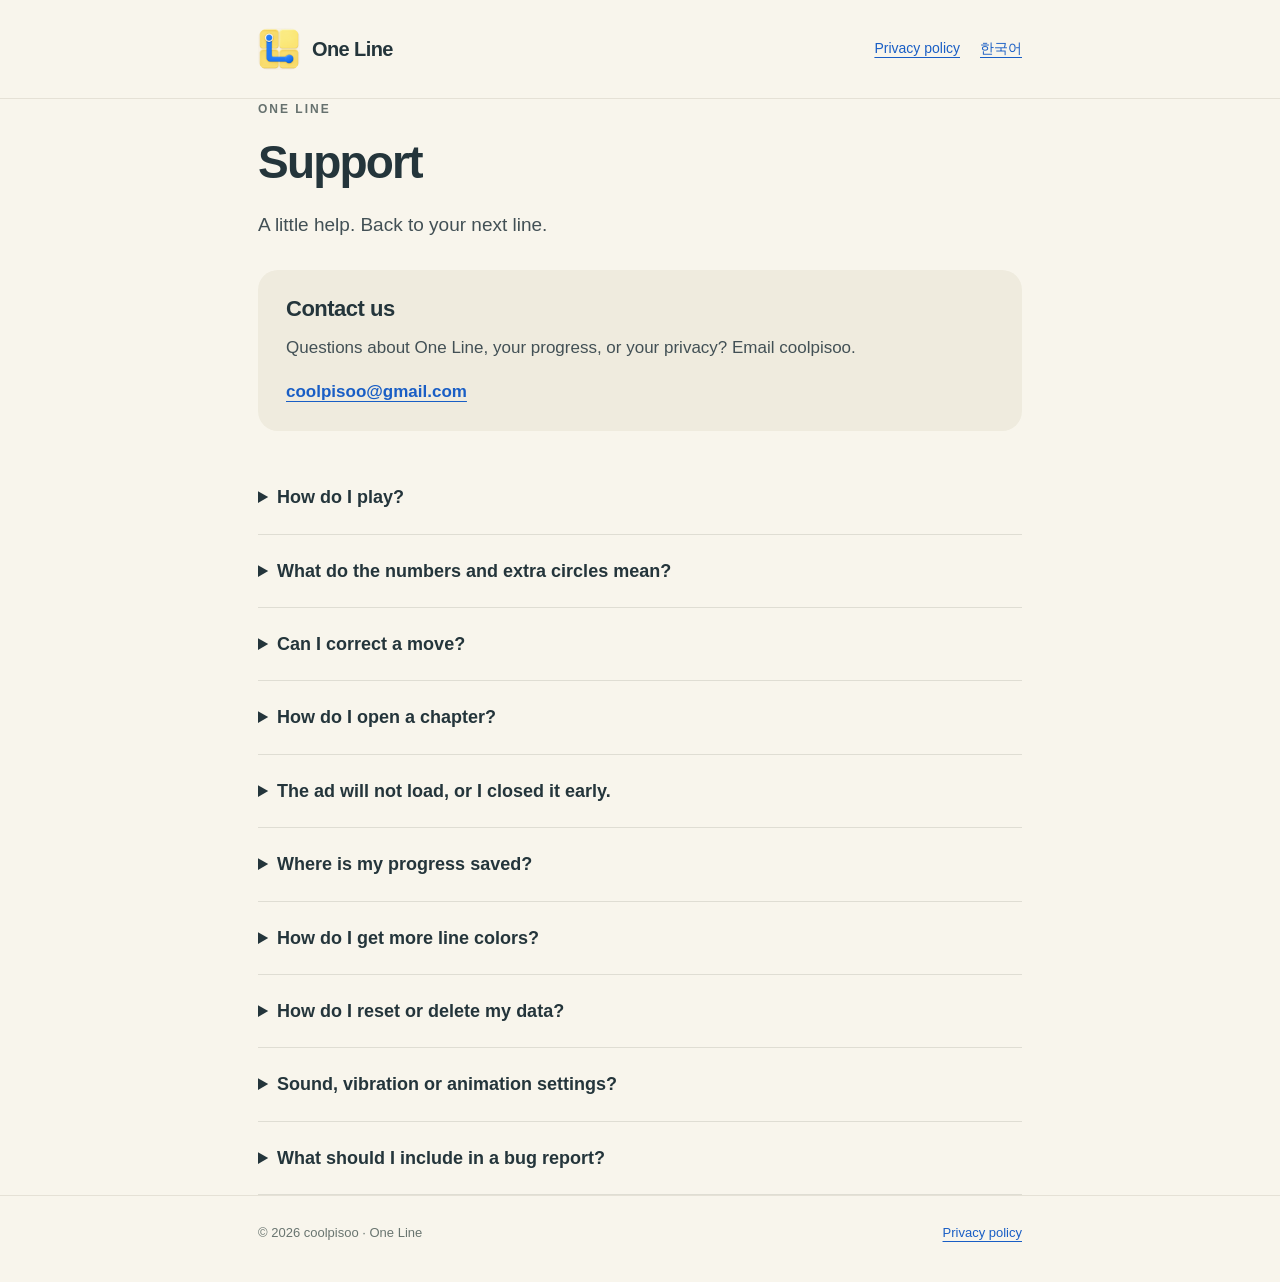
<file: one-line/index.html>
<!doctype html><html lang="en"><head><meta charset="utf-8"><meta http-equiv="refresh" content="0;url=./support/"><title>One Line Support</title><link rel="canonical" href="https://coolpisoo.github.io/one-line/support/"></head><body><a href="./support/">One Line Support</a> · <a href="./ko/support/" lang="ko">한국어 지원</a></body></html>
</file>
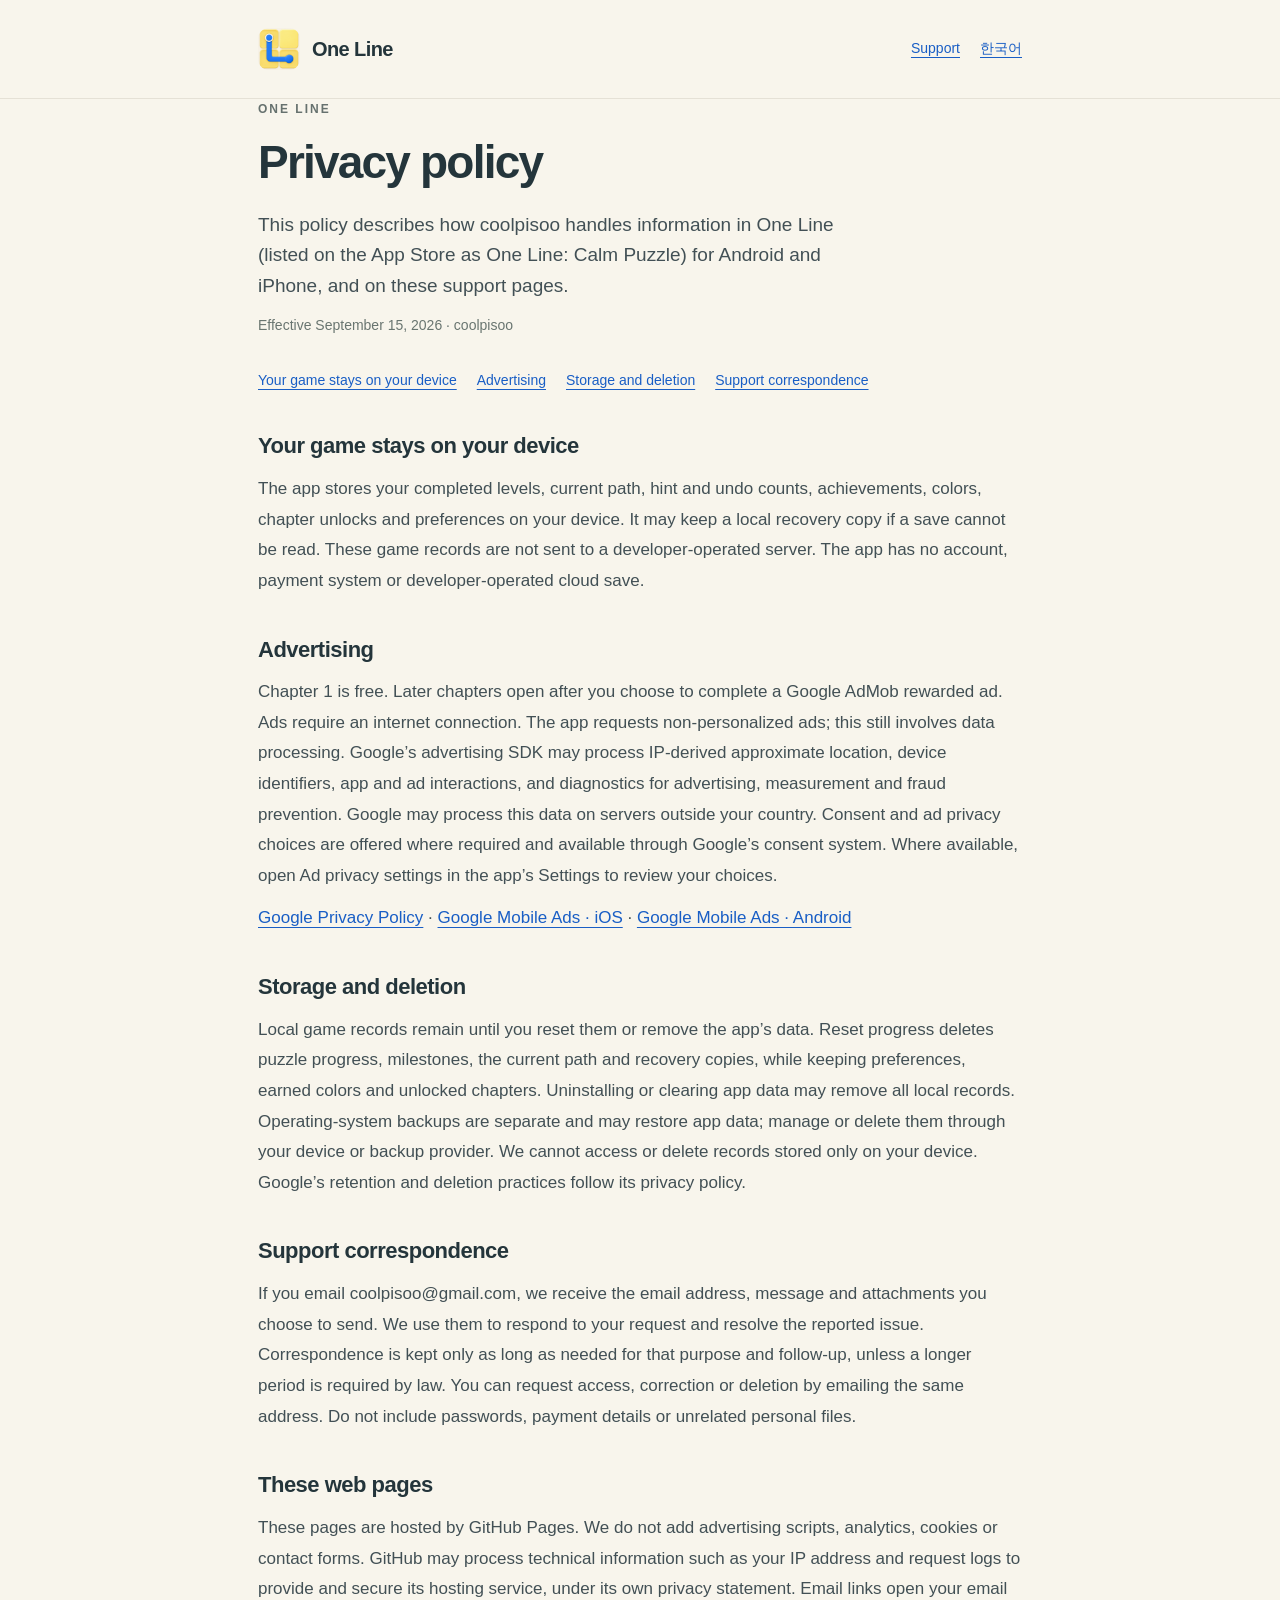
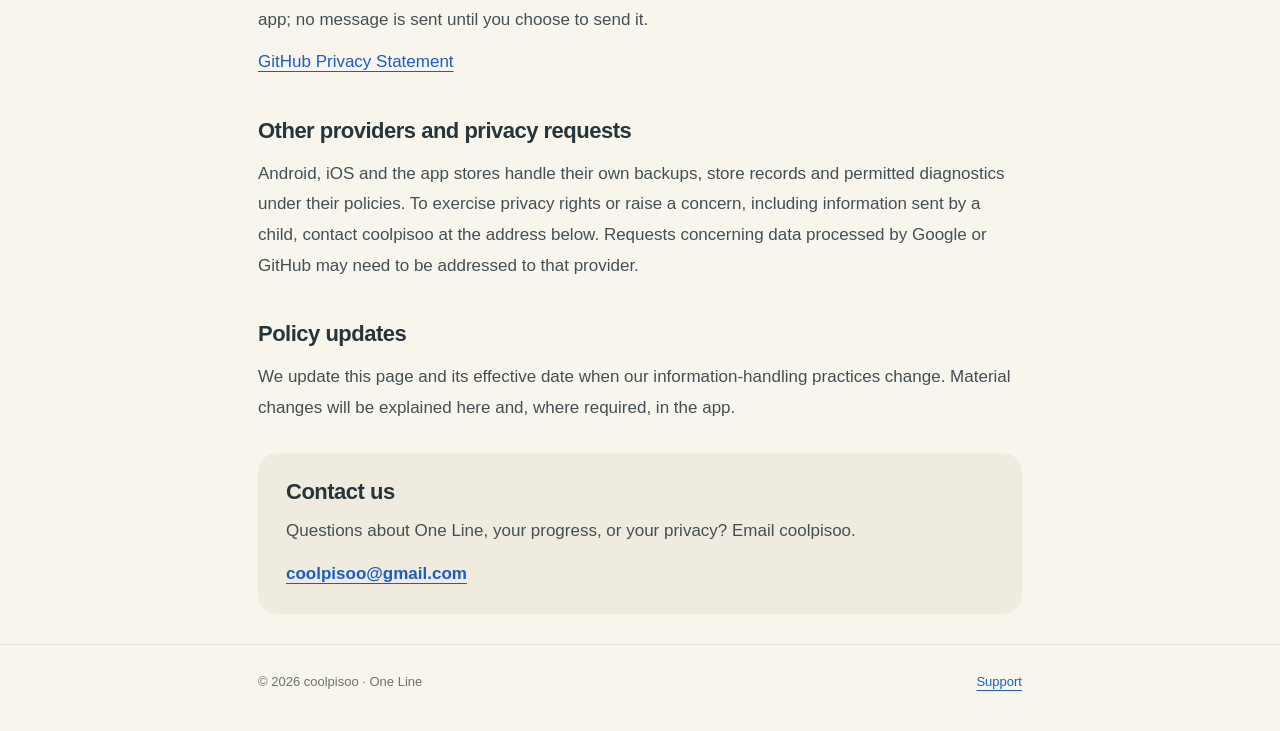
<file: one-line/privacy/index.html>
<!doctype html><html lang="en"><head><meta charset="utf-8"><meta name="viewport" content="width=device-width, initial-scale=1"><title>One Line · Privacy policy</title><meta name="description" content="This policy describes how coolpisoo handles information in One Line (listed on the App Store as One Line: Calm Puzzle) for Android and iPhone, and on these support pages."><meta name="theme-color" content="#f8f5ec"><link rel="canonical" href="https://coolpisoo.github.io/one-line/privacy/"><link rel="alternate" hreflang="en" href="https://coolpisoo.github.io/one-line/privacy/"><link rel="alternate" hreflang="ko" href="https://coolpisoo.github.io/one-line/ko/privacy/"><link rel="icon" href="/one-line/icon.png"><link rel="stylesheet" href="/one-line/style.css"></head><body><a class="skip" href="#main">Skip to content</a><header><div class="wrap"><a class="brand" href="/one-line/support/"><img src="/one-line/icon.png" alt="" width="42" height="42">One Line</a><nav aria-label="Navigation"><a href="/one-line/support/">Support</a><a href="/one-line/ko/privacy/" lang="ko">한국어</a></nav></div></header><main id="main" class="wrap"><div class="eyebrow">ONE LINE</div><h1>Privacy policy</h1><p class="lead">This policy describes how coolpisoo handles information in One Line (listed on the App Store as One Line: Calm Puzzle) for Android and iPhone, and on these support pages.</p><p class="meta">Effective September 15, 2026 · coolpisoo</p><nav class="toc" aria-label="Contents"><a href="#local">Your game stays on your device</a><a href="#ads">Advertising</a><a href="#delete">Storage and deletion</a><a href="#contact">Support correspondence</a></nav><section id="local"><h2>Your game stays on your device</h2><p>The app stores your completed levels, current path, hint and undo counts, achievements, colors, chapter unlocks and preferences on your device. It may keep a local recovery copy if a save cannot be read. These game records are not sent to a developer-operated server. The app has no account, payment system or developer-operated cloud save.</p></section><section id="ads"><h2>Advertising</h2><p>Chapter 1 is free. Later chapters open after you choose to complete a Google AdMob rewarded ad. Ads require an internet connection. The app requests non-personalized ads; this still involves data processing. Google’s advertising SDK may process IP-derived approximate location, device identifiers, app and ad interactions, and diagnostics for advertising, measurement and fraud prevention. Google may process this data on servers outside your country. Consent and ad privacy choices are offered where required and available through Google’s consent system. Where available, open Ad privacy settings in the app’s Settings to review your choices.</p><p><a href="https://policies.google.com/privacy">Google Privacy Policy</a> · <a href="https://developers.google.com/admob/ios/privacy/data-disclosure">Google Mobile Ads · iOS</a> · <a href="https://developers.google.com/admob/android/privacy/play-data-disclosure">Google Mobile Ads · Android</a></p></section><section id="delete"><h2>Storage and deletion</h2><p>Local game records remain until you reset them or remove the app’s data. Reset progress deletes puzzle progress, milestones, the current path and recovery copies, while keeping preferences, earned colors and unlocked chapters. Uninstalling or clearing app data may remove all local records. Operating-system backups are separate and may restore app data; manage or delete them through your device or backup provider. We cannot access or delete records stored only on your device. Google’s retention and deletion practices follow its privacy policy.</p></section><section id="contact"><h2>Support correspondence</h2><p>If you email coolpisoo@gmail.com, we receive the email address, message and attachments you choose to send. We use them to respond to your request and resolve the reported issue. Correspondence is kept only as long as needed for that purpose and follow-up, unless a longer period is required by law. You can request access, correction or deletion by emailing the same address. Do not include passwords, payment details or unrelated personal files.</p></section><section id="website"><h2>These web pages</h2><p>These pages are hosted by GitHub Pages. We do not add advertising scripts, analytics, cookies or contact forms. GitHub may process technical information such as your IP address and request logs to provide and secure its hosting service, under its own privacy statement. Email links open your email app; no message is sent until you choose to send it.</p><p><a href="https://docs.github.com/en/site-policy/privacy-policies/github-general-privacy-statement">GitHub Privacy Statement</a></p></section><section id="platform"><h2>Other providers and privacy requests</h2><p>Android, iOS and the app stores handle their own backups, store records and permitted diagnostics under their policies. To exercise privacy rights or raise a concern, including information sent by a child, contact coolpisoo at the address below. Requests concerning data processed by Google or GitHub may need to be addressed to that provider.</p></section><section id="changes"><h2>Policy updates</h2><p>We update this page and its effective date when our information-handling practices change. Material changes will be explained here and, where required, in the app.</p></section><aside class="card"><h2>Contact us</h2><p>Questions about One Line, your progress, or your privacy? Email coolpisoo.</p><a class="contact" href="mailto:coolpisoo@gmail.com">coolpisoo@gmail.com</a></aside></main><footer><div class="wrap"><span>© 2026 coolpisoo · One Line</span><a href="/one-line/support/">Support</a></div></footer></body></html>
</file>
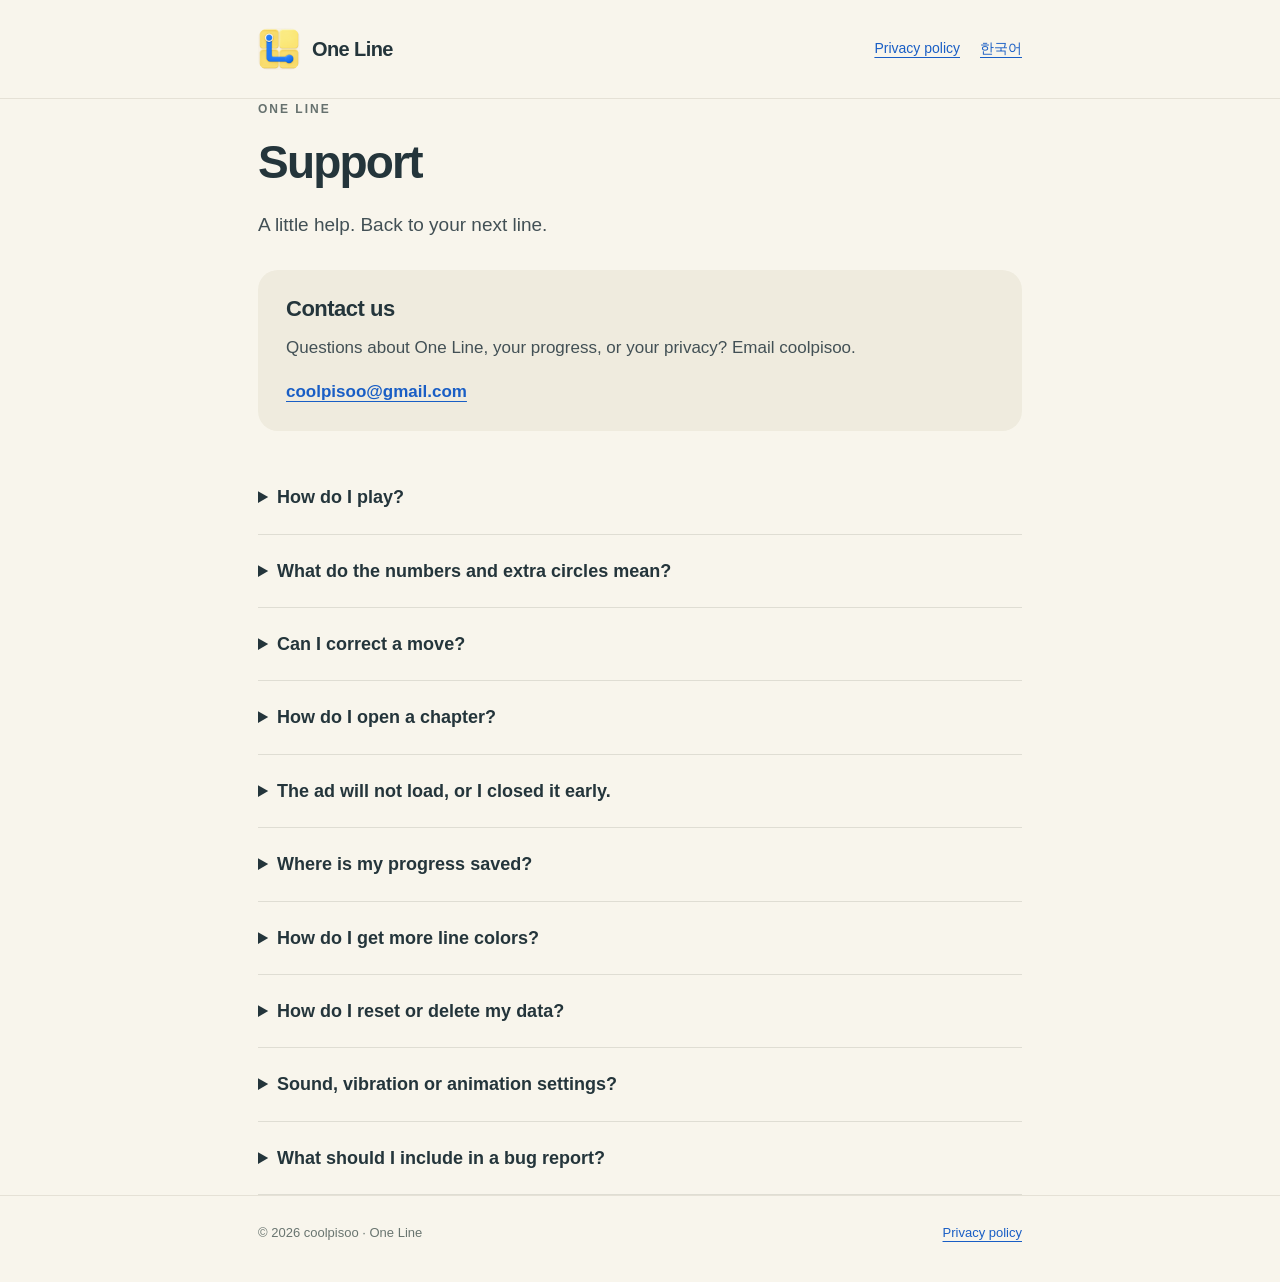
<file: one-line/support/index.html>
<!doctype html><html lang="en"><head><meta charset="utf-8"><meta name="viewport" content="width=device-width, initial-scale=1"><title>One Line · Support</title><meta name="description" content="A little help. Back to your next line."><meta name="theme-color" content="#f8f5ec"><link rel="canonical" href="https://coolpisoo.github.io/one-line/support/"><link rel="alternate" hreflang="en" href="https://coolpisoo.github.io/one-line/support/"><link rel="alternate" hreflang="ko" href="https://coolpisoo.github.io/one-line/ko/support/"><link rel="icon" href="/one-line/icon.png"><link rel="stylesheet" href="/one-line/style.css"></head><body><a class="skip" href="#main">Skip to content</a><header><div class="wrap"><a class="brand" href="/one-line/support/"><img src="/one-line/icon.png" alt="" width="42" height="42">One Line</a><nav aria-label="Navigation"><a href="/one-line/privacy/">Privacy policy</a><a href="/one-line/ko/support/" lang="ko">한국어</a></nav></div></header><main id="main" class="wrap"><div class="eyebrow">ONE LINE</div><h1>Support</h1><p class="lead">A little help. Back to your next line.</p><aside class="card"><h2>Contact us</h2><p>Questions about One Line, your progress, or your privacy? Email coolpisoo.</p><a class="contact" href="mailto:coolpisoo@gmail.com">coolpisoo@gmail.com</a></aside><section aria-label="Frequently asked questions"><details><summary>How do I play?</summary><p>Start at a circle and connect neighboring tiles horizontally or vertically. Draw with your finger or tap one tile at a time. Fill every tile. If a board has a finish, reach it last. Lifting your finger keeps your path.</p></details><details><summary>What do the numbers and extra circles mean?</summary><p>A tile marked 2 needs two visits; a tile marked 3 needs three. Go around another route to return. If there are several starting circles, start a line from each unused circle. Already filled tiles stay filled.</p></details><details><summary>Can I correct a move?</summary><p>Drag backward from the end of your line to erase a step. Going straight back erases a visit; it does not count as another visit. Use Hint if you get stuck, or Restart level to clear the current path. A hint may rewind part of a blocked route.</p></details><details><summary>How do I open a chapter?</summary><p>Chapter 1 is free. Watch a rewarded ad to unlock each later chapter, with 10 levels per chapter. Complete the previous level to continue within an open chapter. Ads need internet; unlocked puzzles work offline.</p></details><details><summary>The ad will not load, or I closed it early.</summary><p>If no ad is available or you close it before earning a reward, the chapter stays locked. Check your connection and try again. If an ad is still unavailable, try later. Your puzzle progress stays saved.</p></details><details><summary>Where is my progress saved?</summary><p>Progress, unlocked chapters, colors and settings are stored on this device. There is no account or cloud sync between devices. Uninstalling or clearing app data may remove them. Device backups may restore data, depending on your operating system and settings. The old One Line save format cannot be imported.</p></details><details><summary>How do I get more line colors?</summary><p>Finish a chapter to earn its color. Open Line color from the home screen and select an unlocked color. Earned colors and ad-unlocked chapters remain after Reset progress.</p></details><details><summary>How do I reset or delete my data?</summary><p>Reset progress in Settings clears puzzle progress, milestones, the current path and recovery copies. Settings, earned colors and unlocked chapters remain. Uninstall the app or use your device’s app-data controls to remove the remaining data. Manage device backups separately.</p></details><details><summary>Sound, vibration or animation settings?</summary><p>Open Settings to adjust Sound effects, Vibration and Reduce motion. Also check device volume, silent mode and connected headphones. Vibration support varies by device. You can choose Korean, English, Japanese, Simplified Chinese or Spanish in Language.</p></details><details><summary>What should I include in a bug report?</summary><p>Include your device model, operating-system version, app version, level number and the steps that caused the problem. An error screenshot can help. Please remove personal information and do not send passwords or payment details.</p></details></section></main><footer><div class="wrap"><span>© 2026 coolpisoo · One Line</span><a href="/one-line/privacy/">Privacy policy</a></div></footer></body></html>
</file>
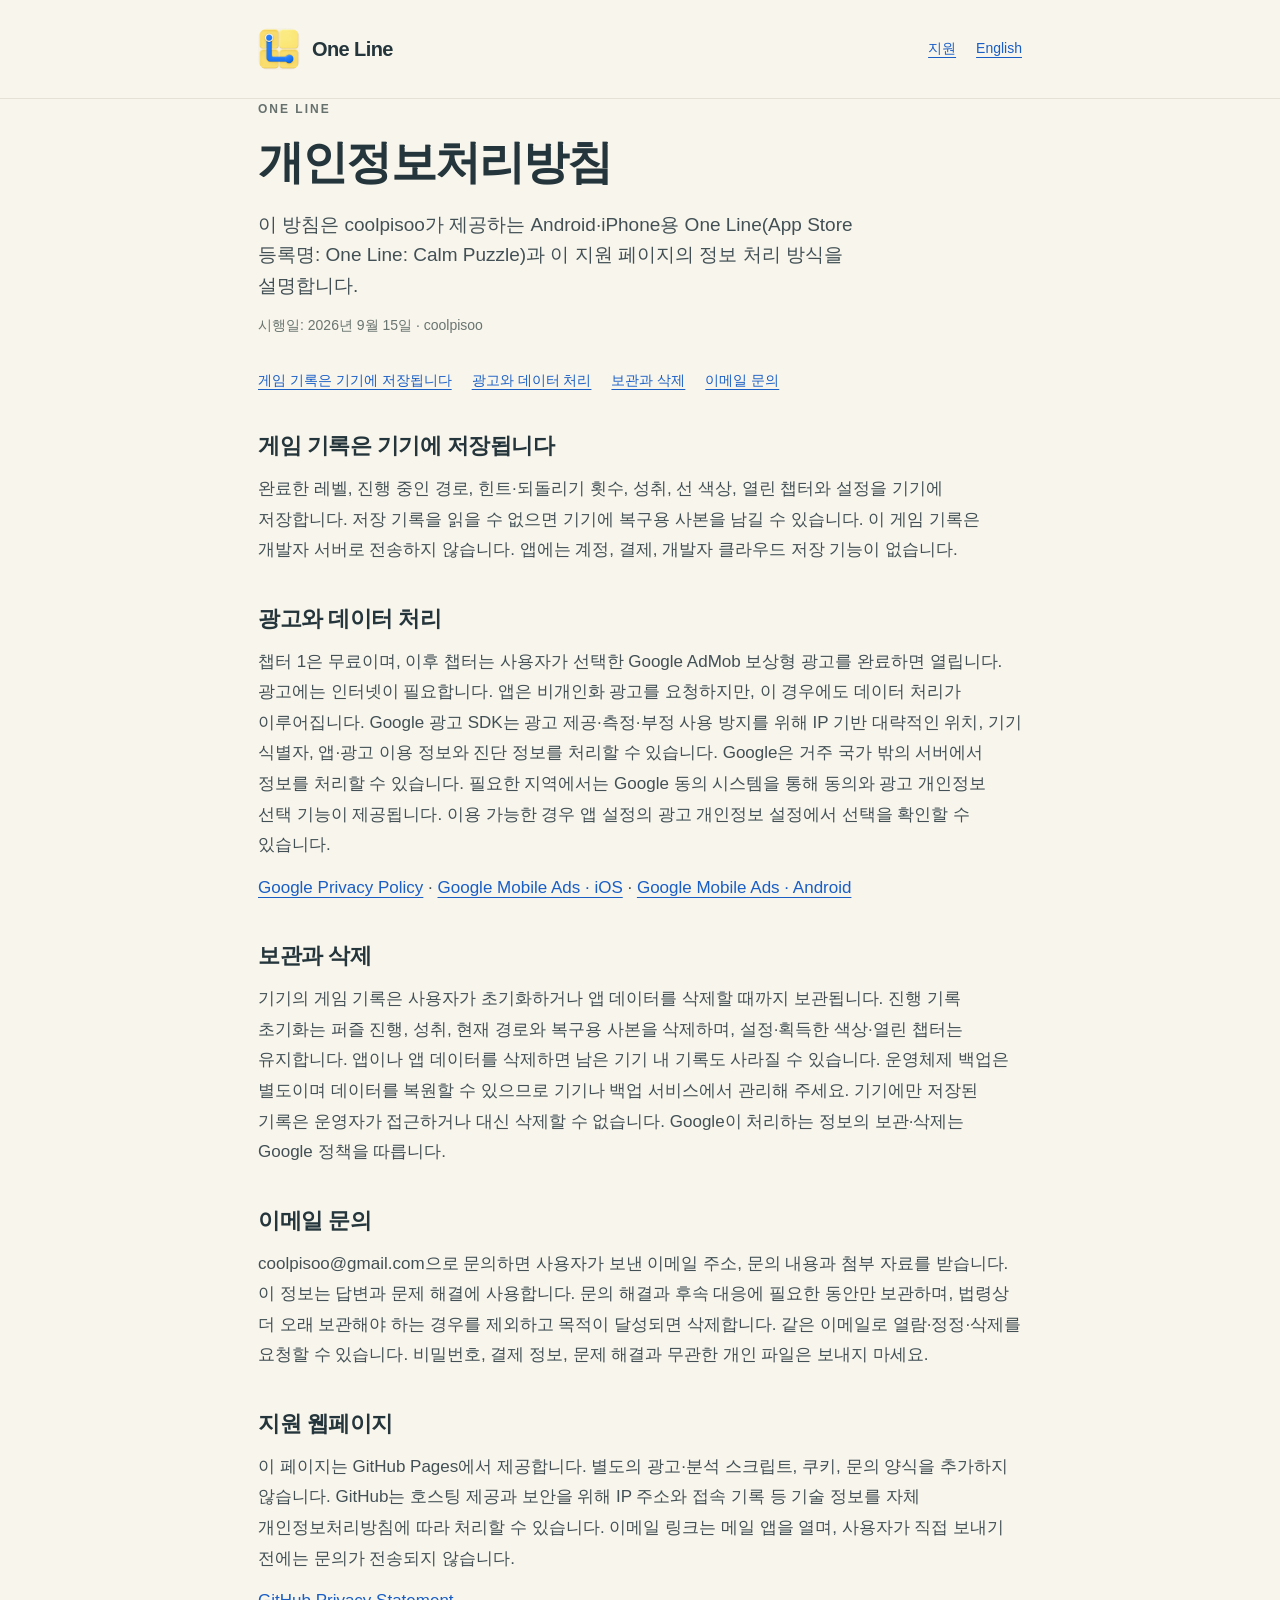
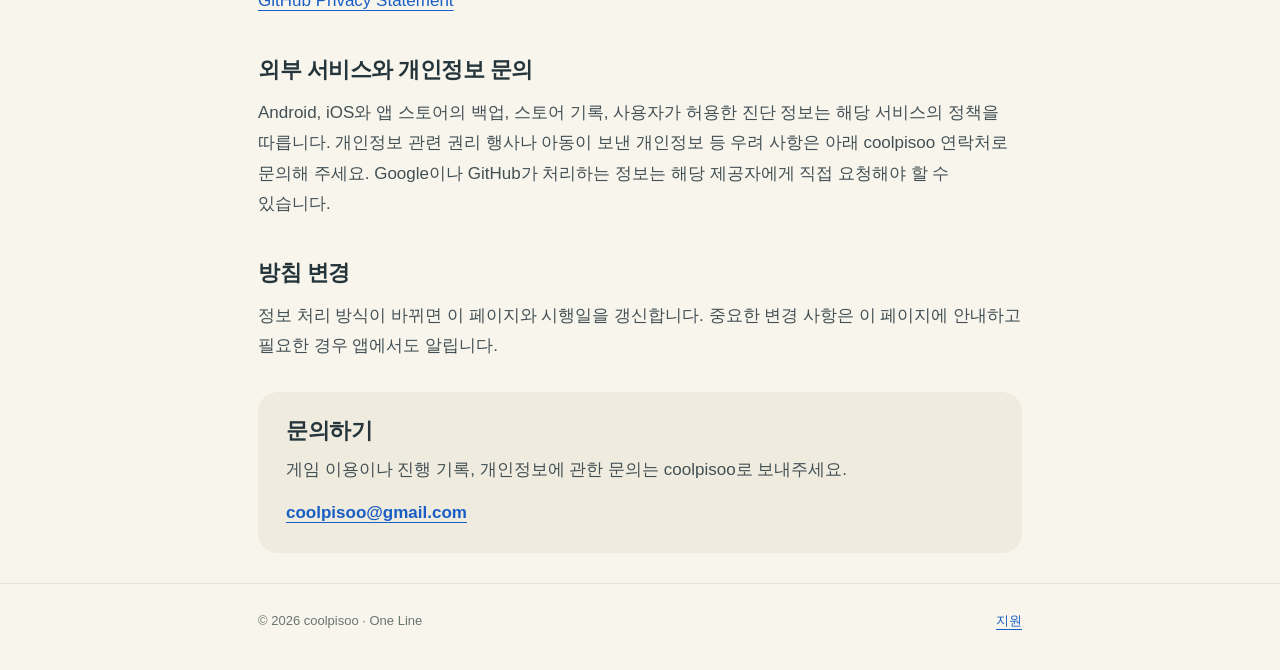
<file: one-line/ko/privacy/index.html>
<!doctype html><html lang="ko"><head><meta charset="utf-8"><meta name="viewport" content="width=device-width, initial-scale=1"><title>One Line · 개인정보처리방침</title><meta name="description" content="이 방침은 coolpisoo가 제공하는 Android·iPhone용 One Line(App Store 등록명: One Line: Calm Puzzle)과 이 지원 페이지의 정보 처리 방식을 설명합니다."><meta name="theme-color" content="#f8f5ec"><link rel="canonical" href="https://coolpisoo.github.io/one-line/ko/privacy/"><link rel="alternate" hreflang="en" href="https://coolpisoo.github.io/one-line/privacy/"><link rel="alternate" hreflang="ko" href="https://coolpisoo.github.io/one-line/ko/privacy/"><link rel="icon" href="/one-line/icon.png"><link rel="stylesheet" href="/one-line/style.css"></head><body><a class="skip" href="#main">본문으로 이동</a><header><div class="wrap"><a class="brand" href="/one-line/ko/support/"><img src="/one-line/icon.png" alt="" width="42" height="42">One Line</a><nav aria-label="메뉴"><a href="/one-line/ko/support/">지원</a><a href="/one-line/privacy/" lang="en">English</a></nav></div></header><main id="main" class="wrap"><div class="eyebrow">ONE LINE</div><h1>개인정보처리방침</h1><p class="lead">이 방침은 coolpisoo가 제공하는 Android·iPhone용 One Line(App Store 등록명: One Line: Calm Puzzle)과 이 지원 페이지의 정보 처리 방식을 설명합니다.</p><p class="meta">시행일: 2026년 9월 15일 · coolpisoo</p><nav class="toc" aria-label="목차"><a href="#local">게임 기록은 기기에 저장됩니다</a><a href="#ads">광고와 데이터 처리</a><a href="#delete">보관과 삭제</a><a href="#contact">이메일 문의</a></nav><section id="local"><h2>게임 기록은 기기에 저장됩니다</h2><p>완료한 레벨, 진행 중인 경로, 힌트·되돌리기 횟수, 성취, 선 색상, 열린 챕터와 설정을 기기에 저장합니다. 저장 기록을 읽을 수 없으면 기기에 복구용 사본을 남길 수 있습니다. 이 게임 기록은 개발자 서버로 전송하지 않습니다. 앱에는 계정, 결제, 개발자 클라우드 저장 기능이 없습니다.</p></section><section id="ads"><h2>광고와 데이터 처리</h2><p>챕터 1은 무료이며, 이후 챕터는 사용자가 선택한 Google AdMob 보상형 광고를 완료하면 열립니다. 광고에는 인터넷이 필요합니다. 앱은 비개인화 광고를 요청하지만, 이 경우에도 데이터 처리가 이루어집니다. Google 광고 SDK는 광고 제공·측정·부정 사용 방지를 위해 IP 기반 대략적인 위치, 기기 식별자, 앱·광고 이용 정보와 진단 정보를 처리할 수 있습니다. Google은 거주 국가 밖의 서버에서 정보를 처리할 수 있습니다. 필요한 지역에서는 Google 동의 시스템을 통해 동의와 광고 개인정보 선택 기능이 제공됩니다. 이용 가능한 경우 앱 설정의 광고 개인정보 설정에서 선택을 확인할 수 있습니다.</p><p><a href="https://policies.google.com/privacy">Google Privacy Policy</a> · <a href="https://developers.google.com/admob/ios/privacy/data-disclosure">Google Mobile Ads · iOS</a> · <a href="https://developers.google.com/admob/android/privacy/play-data-disclosure">Google Mobile Ads · Android</a></p></section><section id="delete"><h2>보관과 삭제</h2><p>기기의 게임 기록은 사용자가 초기화하거나 앱 데이터를 삭제할 때까지 보관됩니다. 진행 기록 초기화는 퍼즐 진행, 성취, 현재 경로와 복구용 사본을 삭제하며, 설정·획득한 색상·열린 챕터는 유지합니다. 앱이나 앱 데이터를 삭제하면 남은 기기 내 기록도 사라질 수 있습니다. 운영체제 백업은 별도이며 데이터를 복원할 수 있으므로 기기나 백업 서비스에서 관리해 주세요. 기기에만 저장된 기록은 운영자가 접근하거나 대신 삭제할 수 없습니다. Google이 처리하는 정보의 보관·삭제는 Google 정책을 따릅니다.</p></section><section id="contact"><h2>이메일 문의</h2><p>coolpisoo@gmail.com으로 문의하면 사용자가 보낸 이메일 주소, 문의 내용과 첨부 자료를 받습니다. 이 정보는 답변과 문제 해결에 사용합니다. 문의 해결과 후속 대응에 필요한 동안만 보관하며, 법령상 더 오래 보관해야 하는 경우를 제외하고 목적이 달성되면 삭제합니다. 같은 이메일로 열람·정정·삭제를 요청할 수 있습니다. 비밀번호, 결제 정보, 문제 해결과 무관한 개인 파일은 보내지 마세요.</p></section><section id="website"><h2>지원 웹페이지</h2><p>이 페이지는 GitHub Pages에서 제공합니다. 별도의 광고·분석 스크립트, 쿠키, 문의 양식을 추가하지 않습니다. GitHub는 호스팅 제공과 보안을 위해 IP 주소와 접속 기록 등 기술 정보를 자체 개인정보처리방침에 따라 처리할 수 있습니다. 이메일 링크는 메일 앱을 열며, 사용자가 직접 보내기 전에는 문의가 전송되지 않습니다.</p><p><a href="https://docs.github.com/en/site-policy/privacy-policies/github-general-privacy-statement">GitHub Privacy Statement</a></p></section><section id="platform"><h2>외부 서비스와 개인정보 문의</h2><p>Android, iOS와 앱 스토어의 백업, 스토어 기록, 사용자가 허용한 진단 정보는 해당 서비스의 정책을 따릅니다. 개인정보 관련 권리 행사나 아동이 보낸 개인정보 등 우려 사항은 아래 coolpisoo 연락처로 문의해 주세요. Google이나 GitHub가 처리하는 정보는 해당 제공자에게 직접 요청해야 할 수 있습니다.</p></section><section id="changes"><h2>방침 변경</h2><p>정보 처리 방식이 바뀌면 이 페이지와 시행일을 갱신합니다. 중요한 변경 사항은 이 페이지에 안내하고 필요한 경우 앱에서도 알립니다.</p></section><aside class="card"><h2>문의하기</h2><p>게임 이용이나 진행 기록, 개인정보에 관한 문의는 coolpisoo로 보내주세요.</p><a class="contact" href="mailto:coolpisoo@gmail.com">coolpisoo@gmail.com</a></aside></main><footer><div class="wrap"><span>© 2026 coolpisoo · One Line</span><a href="/one-line/ko/support/">지원</a></div></footer></body></html>
</file>
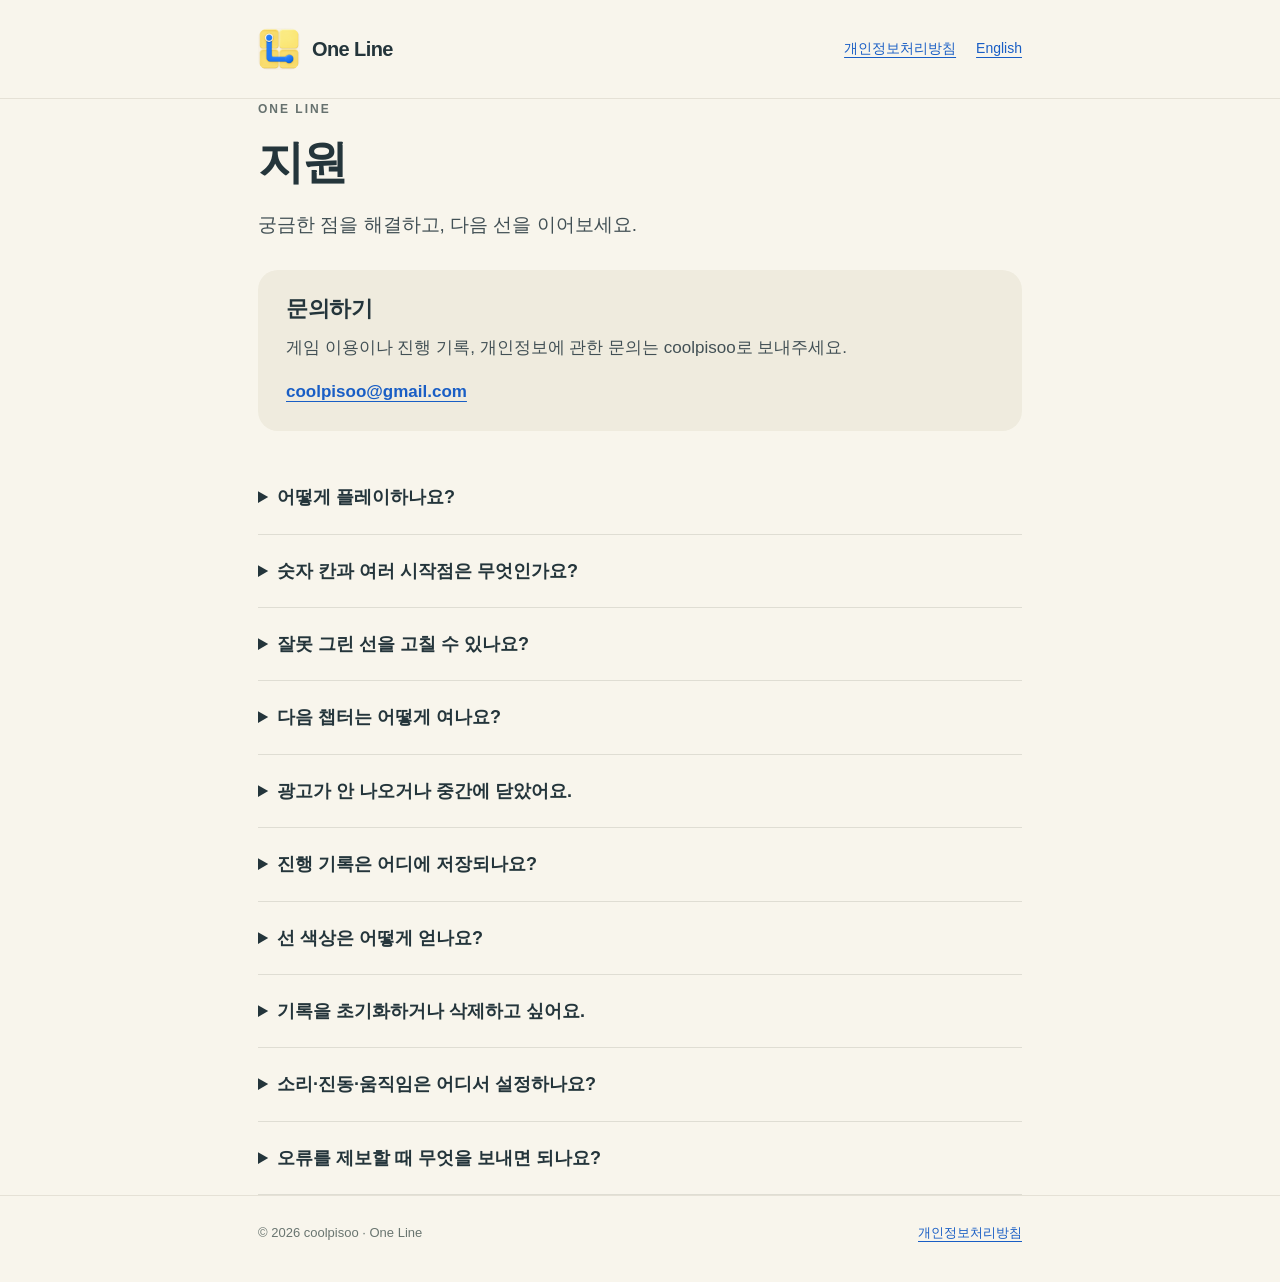
<file: one-line/ko/support/index.html>
<!doctype html><html lang="ko"><head><meta charset="utf-8"><meta name="viewport" content="width=device-width, initial-scale=1"><title>One Line · 지원</title><meta name="description" content="궁금한 점을 해결하고, 다음 선을 이어보세요."><meta name="theme-color" content="#f8f5ec"><link rel="canonical" href="https://coolpisoo.github.io/one-line/ko/support/"><link rel="alternate" hreflang="en" href="https://coolpisoo.github.io/one-line/support/"><link rel="alternate" hreflang="ko" href="https://coolpisoo.github.io/one-line/ko/support/"><link rel="icon" href="/one-line/icon.png"><link rel="stylesheet" href="/one-line/style.css"></head><body><a class="skip" href="#main">본문으로 이동</a><header><div class="wrap"><a class="brand" href="/one-line/ko/support/"><img src="/one-line/icon.png" alt="" width="42" height="42">One Line</a><nav aria-label="메뉴"><a href="/one-line/ko/privacy/">개인정보처리방침</a><a href="/one-line/support/" lang="en">English</a></nav></div></header><main id="main" class="wrap"><div class="eyebrow">ONE LINE</div><h1>지원</h1><p class="lead">궁금한 점을 해결하고, 다음 선을 이어보세요.</p><aside class="card"><h2>문의하기</h2><p>게임 이용이나 진행 기록, 개인정보에 관한 문의는 coolpisoo로 보내주세요.</p><a class="contact" href="mailto:coolpisoo@gmail.com">coolpisoo@gmail.com</a></aside><section aria-label="자주 묻는 질문"><details><summary>어떻게 플레이하나요?</summary><p>시작점에서 이웃한 칸을 가로나 세로로 연결하세요. 손가락으로 그리거나 한 칸씩 눌러 모든 칸을 채우면 됩니다. 도착점이 있다면 마지막에 들어가세요. 손가락을 떼어도 그린 선은 유지됩니다.</p></details><details><summary>숫자 칸과 여러 시작점은 무엇인가요?</summary><p>2가 적힌 칸은 두 번, 3이 적힌 칸은 세 번 지나가야 합니다. 다른 길을 돌아와 다시 방문하세요. 시작점이 여러 개라면 아직 쓰지 않은 시작점에서 각각 선을 이어주세요. 이미 채운 칸은 유지됩니다.</p></details><details><summary>잘못 그린 선을 고칠 수 있나요?</summary><p>선의 끝에서 거꾸로 드래그하면 한 칸씩 지워집니다. 바로 되돌아가는 것은 추가 방문이 아니라 이전 이동을 취소하는 동작입니다. 막혔다면 힌트를 사용하거나 다시 풀기로 현재 경로를 지울 수 있습니다. 힌트는 막힌 경로 일부를 되돌릴 수 있습니다.</p></details><details><summary>다음 챕터는 어떻게 여나요?</summary><p>챕터 1은 무료입니다. 이후 챕터는 보상형 광고를 시청하면 챕터마다 10개 레벨이 열립니다. 열린 챕터에서는 앞 레벨을 완료해야 다음 레벨로 진행할 수 있습니다. 광고에는 인터넷이 필요하며, 열린 퍼즐은 오프라인에서도 즐길 수 있습니다.</p></details><details><summary>광고가 안 나오거나 중간에 닫았어요.</summary><p>광고가 없거나 보상을 받기 전에 닫으면 챕터는 잠긴 상태로 유지됩니다. 인터넷 연결을 확인하고 다시 시도해 주세요. 계속 광고가 없다면 잠시 후 다시 시도할 수 있습니다. 퍼즐 진행 기록은 유지됩니다.</p></details><details><summary>진행 기록은 어디에 저장되나요?</summary><p>진행 기록, 열린 챕터, 선 색상과 설정은 현재 기기에 저장됩니다. 계정이나 기기 간 동기화 기능은 없습니다. 앱이나 앱 데이터를 삭제하면 기록을 잃을 수 있습니다. 운영체제 백업을 통한 복원 여부는 기기 설정에 따라 달라집니다. 구형 One Line의 저장 기록은 가져올 수 없습니다.</p></details><details><summary>선 색상은 어떻게 얻나요?</summary><p>챕터를 완료하면 새 색상을 얻습니다. 홈의 선 색상 화면에서 열린 색상을 선택하세요. 획득한 색상과 광고로 연 챕터는 진행 기록을 초기화해도 유지됩니다.</p></details><details><summary>기록을 초기화하거나 삭제하고 싶어요.</summary><p>설정에서 진행 기록 초기화를 선택하면 퍼즐 진행, 성취, 그린 경로와 복구용 사본이 삭제됩니다. 설정, 획득한 색상, 열린 챕터는 유지됩니다. 나머지 데이터는 앱 삭제나 기기의 앱 데이터 삭제 기능으로 지울 수 있습니다. 기기 백업은 별도로 관리해 주세요.</p></details><details><summary>소리·진동·움직임은 어디서 설정하나요?</summary><p>설정에서 효과음, 진동, 움직임 줄이기를 조절하세요. 기기의 볼륨과 무음 모드, 이어폰 연결도 확인해 주세요. 진동 지원은 기기에 따라 다릅니다. 언어 메뉴에서는 한국어, 영어, 일본어, 중국어 간체, 스페인어를 선택할 수 있습니다.</p></details><details><summary>오류를 제보할 때 무엇을 보내면 되나요?</summary><p>기기 모델, 운영체제 버전, 앱 버전, 레벨 번호와 오류가 발생한 순서를 알려주세요. 오류 화면이 있으면 도움이 됩니다. 개인정보는 가리고, 비밀번호나 결제 정보는 보내지 마세요.</p></details></section></main><footer><div class="wrap"><span>© 2026 coolpisoo · One Line</span><a href="/one-line/ko/privacy/">개인정보처리방침</a></div></footer></body></html>
</file>
<file: one-line/style.css>
*{box-sizing:border-box}html{color-scheme:light}body{margin:0;background:#f8f5ec;color:#24353b;font:17px/1.8 -apple-system,BlinkMacSystemFont,"Segoe UI",sans-serif;word-break:keep-all;overflow-wrap:anywhere}a{color:#195ec5;text-underline-offset:4px}a:hover{color:#124994}a:focus-visible,summary:focus-visible{outline:3px solid #1c68d3;outline-offset:5px;border-radius:4px}.wrap{max-width:820px;margin:auto;padding:0 28px}header{padding:28px 0;border-bottom:1px solid #e5e1d6}header .wrap{display:flex;align-items:center;justify-content:space-between;gap:24px}.brand{display:flex;align-items:center;gap:12px;color:inherit;text-decoration:none;font-weight:700;font-size:20px;letter-spacing:-.6px}.brand img{width:42px;height:42px;border-radius:11px}nav{display:flex;gap:20px;font-size:14px}nav a[aria-current]{font-weight:650;color:#24353b}main{padding-top:54px;padding-bottom:60px}.eyebrow{color:#66716e;font-size:12px;font-weight:700;letter-spacing:2px;text-transform:uppercase}h1{font-size:clamp(32px,6vw,46px);line-height:1.2;letter-spacing:-1.8px;margin:14px 0 20px}h2{font-size:22px;letter-spacing:-.5px;line-height:1.4;margin:38px 0 12px}p{margin:12px 0;color:#425055}.lead{font-size:19px;line-height:1.6;max-width:610px}.meta{font-size:14px;color:#697570;margin-bottom:30px}.card{background:#efebde;border-radius:20px;padding:24px 28px;margin:30px 0}.card h2{margin:0 0 8px}.card p{margin:5px 0}.contact{display:inline-block;font-weight:650;margin-top:8px}.toc{display:flex;flex-wrap:wrap;gap:8px 20px;font-size:14px;margin:25px 0 35px}details{border-bottom:1px solid #dfddd3;padding:20px 0}summary{cursor:pointer;font-weight:650;font-size:18px;padding-right:12px}details p{font-size:16px}ul{padding-left:22px;color:#425055}li{margin:7px 0}footer{border-top:1px solid #e5e1d6;padding:25px 0 38px;font-size:13px;color:#697570}footer .wrap{display:flex;justify-content:space-between;flex-wrap:wrap;gap:12px}.skip{position:absolute;top:-70px;left:20px;background:white;padding:10px}.skip:focus{top:8px}@media(max-width:480px){.wrap{padding:0 22px}header{padding:20px 0}header .wrap{gap:12px}nav{gap:12px;font-size:13px}.brand{font-size:18px}.brand img{width:36px;height:36px}main{padding-top:36px}.card{padding:22px}h2{font-size:21px}}
</file>
